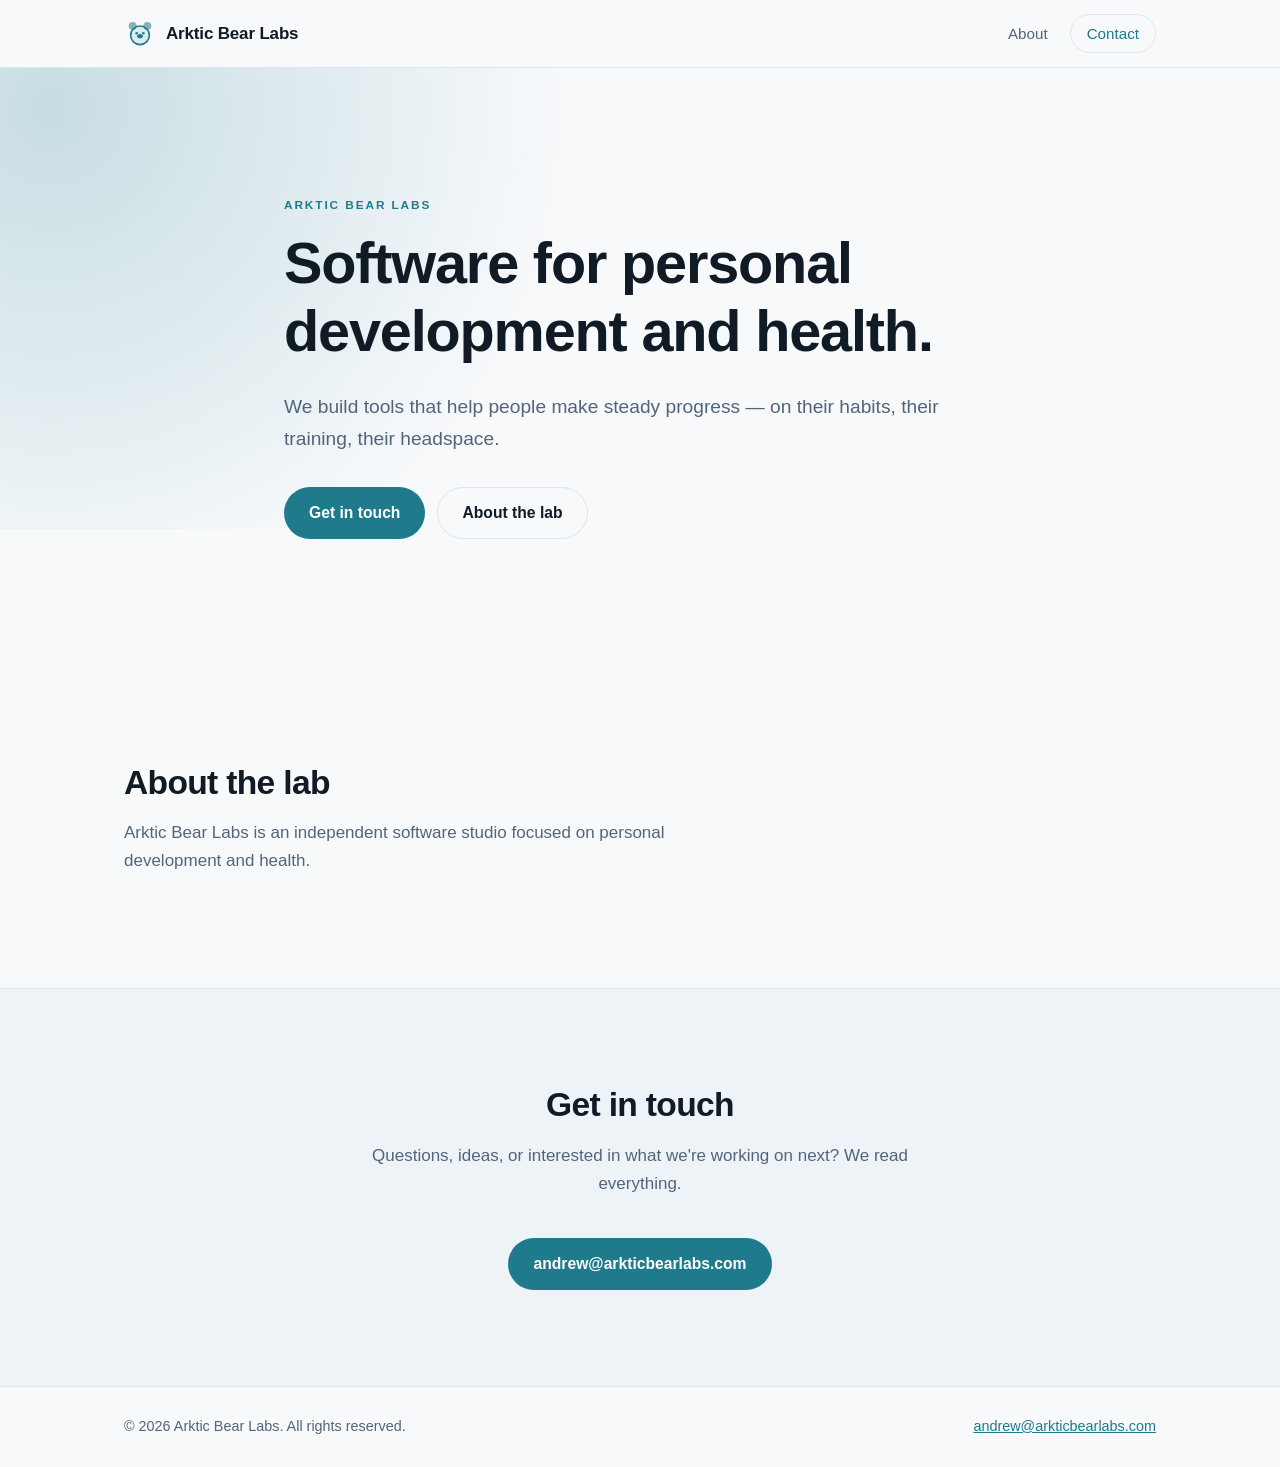
<file: index.html>
<!DOCTYPE html>
<html lang="en">
<head>
  <meta charset="utf-8">
  <meta name="viewport" content="width=device-width, initial-scale=1">
  <title>Arktic Bear Labs — Software for personal development and health</title>
  <meta name="description" content="Arktic Bear Labs builds software for personal development and health — tools that help people build habits, track wellbeing, and make steady progress.">
  <link rel="icon" href="favicon.svg" type="image/svg+xml">
  <link rel="stylesheet" href="styles.css">

  <meta property="og:title" content="Arktic Bear Labs">
  <meta property="og:description" content="Software for personal development and health.">
  <meta property="og:type" content="website">
</head>
<body>
  <a class="skip-link" href="#main">Skip to content</a>

  <header class="site-header">
    <div class="wrap header-inner">
      <a class="brand" href="#top">
        <svg class="brand-mark" viewBox="0 0 48 48" aria-hidden="true" focusable="false">
          <circle cx="24" cy="26" r="14" fill="currentColor" opacity=".12"/>
          <circle cx="13" cy="12" r="6" fill="currentColor" opacity=".55"/>
          <circle cx="35" cy="12" r="6" fill="currentColor" opacity=".55"/>
          <circle cx="24" cy="26" r="14" fill="none" stroke="currentColor" stroke-width="2.5"/>
          <circle cx="19" cy="23" r="1.9" fill="currentColor"/>
          <circle cx="29" cy="23" r="1.9" fill="currentColor"/>
          <path d="M24 30.5c-2.6 0-4.5-1.4-4.5-3.2S21.4 24 24 24s4.5 1.5 4.5 3.3-1.9 3.2-4.5 3.2Z" fill="currentColor"/>
        </svg>
        <span class="brand-name">Arktic&nbsp;Bear&nbsp;Labs</span>
      </a>
      <nav class="site-nav" aria-label="Main">
        <a href="#about">About</a>
        <a class="nav-cta" href="#contact">Contact</a>
      </nav>
    </div>
  </header>

  <main id="main">
    <section class="hero" id="top">
      <div class="wrap hero-inner">
        <p class="eyebrow">Arktic Bear Labs</p>
        <h1>Software for personal development&nbsp;and&nbsp;health.</h1>
        <p class="lede">
          We build tools that help people make steady progress — on their
          habits, their training, their headspace.
        </p>
        <div class="hero-actions">
          <a class="btn btn-primary" href="#contact">Get in touch</a>
          <a class="btn btn-ghost" href="#about">About the lab</a>
        </div>
      </div>
      <div class="hero-glow" aria-hidden="true"></div>
    </section>

    <section class="section" id="about">
      <div class="wrap about">
        <h2 class="section-title">About the lab</h2>
        <p>
          Arktic Bear Labs is an independent software studio focused on personal
          development and health.
        </p>
      </div>
    </section>

    <section class="section section-contact" id="contact">
      <div class="wrap contact-inner">
        <h2 class="section-title">Get in touch</h2>
        <p class="section-lede">
          Questions, ideas, or interested in what we're working on next? We read everything.
        </p>
        <a class="btn btn-primary" href="mailto:andrew@arkticbearlabs.com">andrew@arkticbearlabs.com</a>
      </div>
    </section>
  </main>

  <footer class="site-footer">
    <div class="wrap footer-inner">
      <p>&copy; <span id="year">2026</span> Arktic Bear Labs. All rights reserved.</p>
      <p><a href="mailto:andrew@arkticbearlabs.com">andrew@arkticbearlabs.com</a></p>
    </div>
  </footer>

  <script>
    document.getElementById('year').textContent = new Date().getFullYear();
  </script>
</body>
</html>
</file>
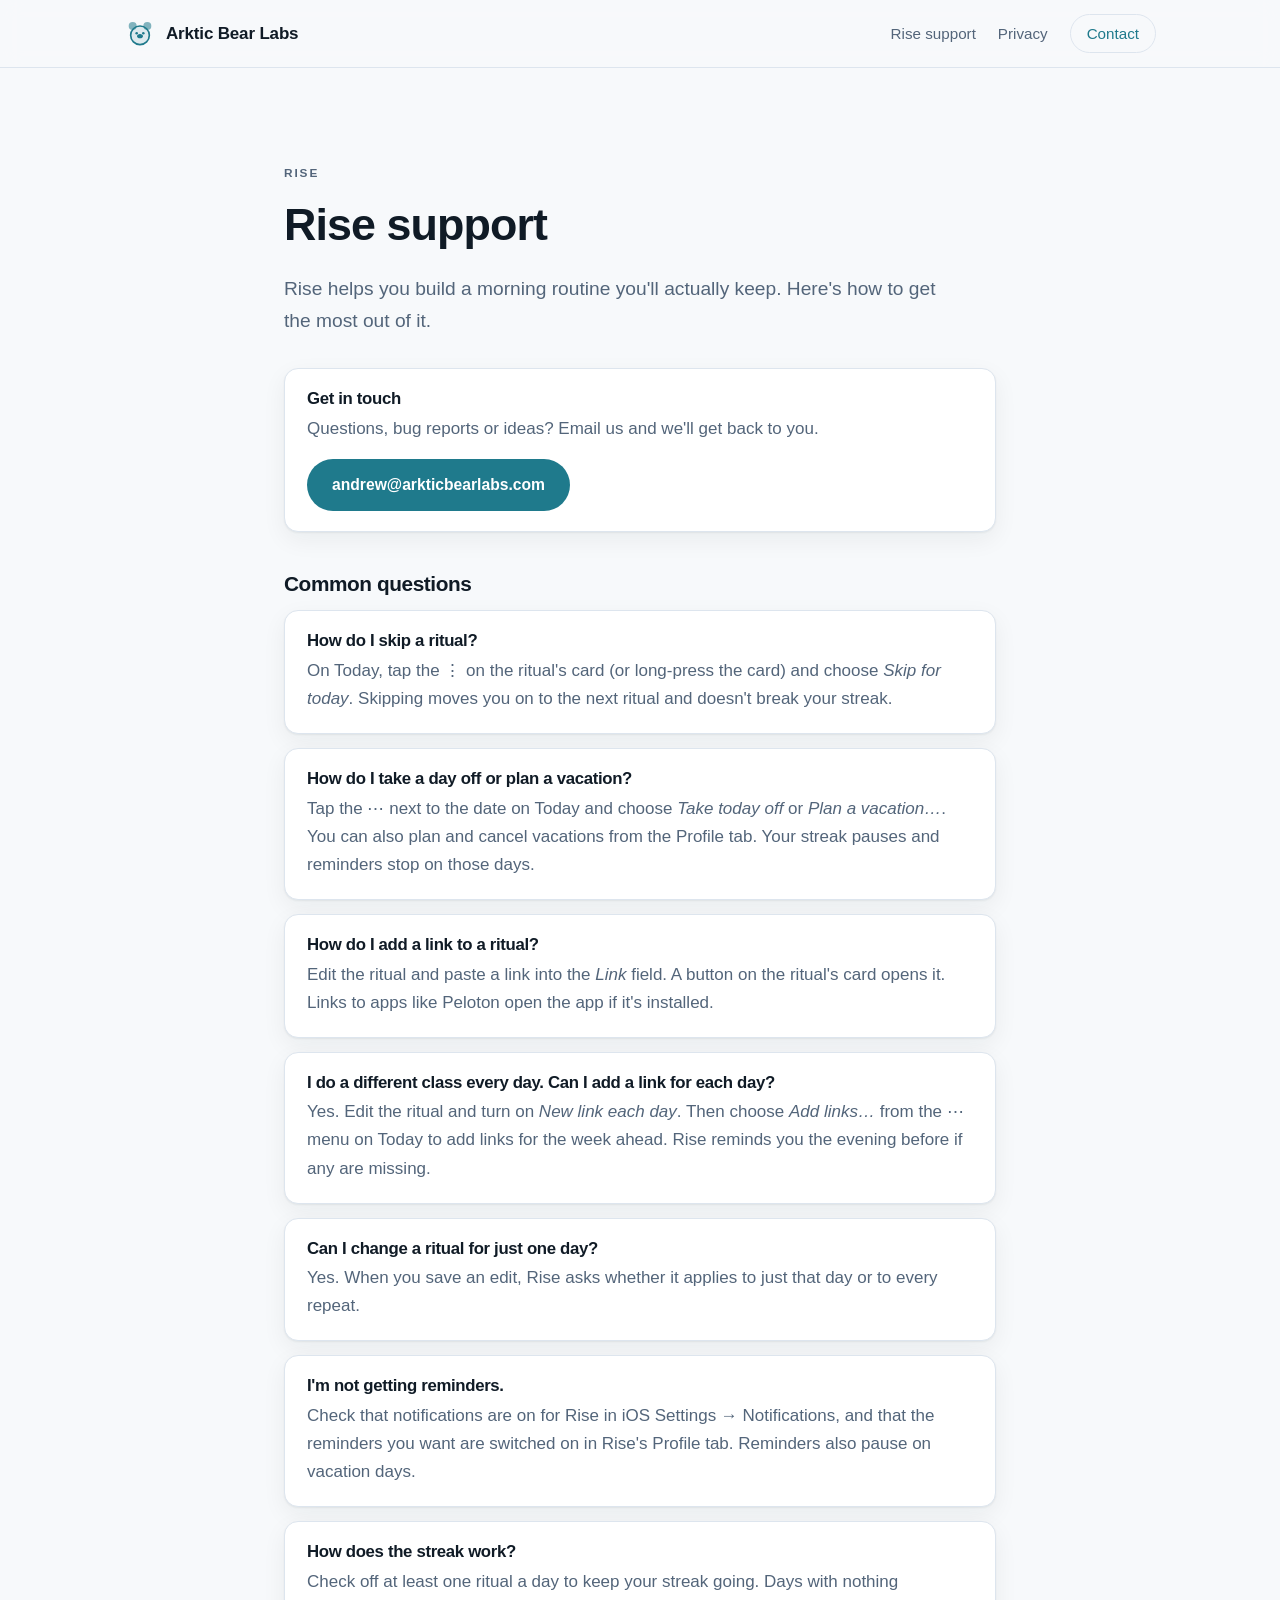
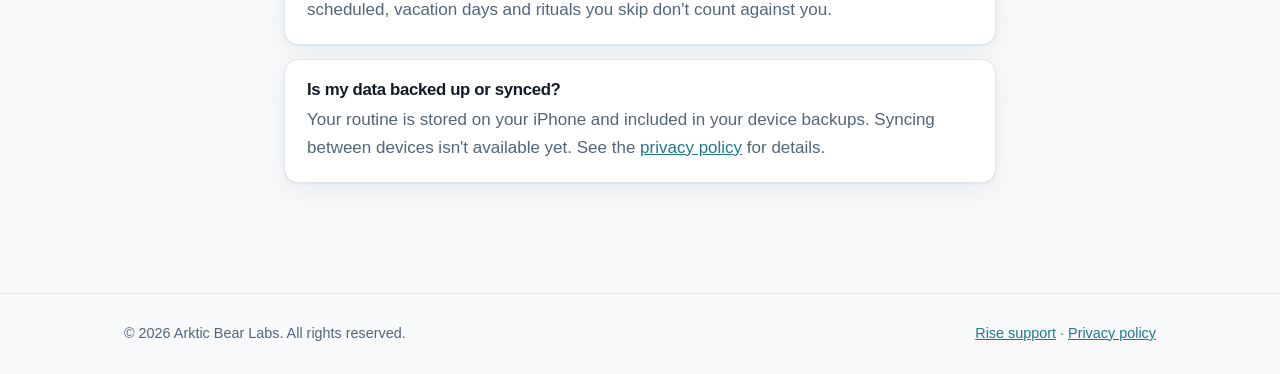
<file: rise/index.html>
<!DOCTYPE html>
<html lang="en">
<head>
  <meta charset="utf-8">
  <meta name="viewport" content="width=device-width, initial-scale=1">
  <title>Rise support — Arktic Bear Labs</title>
  <meta name="description" content="Help and answers for Rise, the morning routine app from Arktic Bear Labs.">
  <link rel="icon" href="../favicon.svg" type="image/svg+xml">
  <link rel="stylesheet" href="../styles.css">
</head>
<body>
  <a class="skip-link" href="#main">Skip to content</a>

  <header class="site-header">
    <div class="wrap header-inner">
      <a class="brand" href="../">
        <svg class="brand-mark" viewBox="0 0 48 48" aria-hidden="true" focusable="false">
          <circle cx="24" cy="26" r="14" fill="currentColor" opacity=".12"/>
          <circle cx="13" cy="12" r="6" fill="currentColor" opacity=".55"/>
          <circle cx="35" cy="12" r="6" fill="currentColor" opacity=".55"/>
          <circle cx="24" cy="26" r="14" fill="none" stroke="currentColor" stroke-width="2.5"/>
          <circle cx="19" cy="23" r="1.9" fill="currentColor"/>
          <circle cx="29" cy="23" r="1.9" fill="currentColor"/>
          <path d="M24 30.5c-2.6 0-4.5-1.4-4.5-3.2S21.4 24 24 24s4.5 1.5 4.5 3.3-1.9 3.2-4.5 3.2Z" fill="currentColor"/>
        </svg>
        <span class="brand-name">Arktic&nbsp;Bear&nbsp;Labs</span>
      </a>
      <nav class="site-nav" aria-label="Rise">
        <a href="./">Rise support</a>
        <a href="privacy.html">Privacy</a>
        <a class="nav-cta" href="mailto:andrew@arkticbearlabs.com">Contact</a>
      </nav>
    </div>
  </header>

  <main id="main" class="section">
    <div class="wrap doc">
      <p class="eyebrow">Rise</p>
      <h1>Rise support</h1>
      <p class="lede">Rise helps you build a morning routine you'll actually keep. Here's how to get the most out of it.</p>

      <div class="doc-card doc-contact">
        <h2>Get in touch</h2>
        <p>Questions, bug reports or ideas? Email us and we'll get back to you.</p>
        <a class="btn btn-primary" href="mailto:andrew@arkticbearlabs.com?subject=Rise%20support">andrew@arkticbearlabs.com</a>
      </div>

      <h2 class="doc-heading">Common questions</h2>

      <div class="doc-card">
        <h3>How do I skip a ritual?</h3>
        <p>On Today, tap the ⋮ on the ritual's card (or long-press the card) and choose <em>Skip for today</em>.
           Skipping moves you on to the next ritual and doesn't break your streak.</p>
      </div>

      <div class="doc-card">
        <h3>How do I take a day off or plan a vacation?</h3>
        <p>Tap the ⋯ next to the date on Today and choose <em>Take today off</em> or <em>Plan a vacation…</em>.
           You can also plan and cancel vacations from the Profile tab. Your streak pauses and reminders stop on those days.</p>
      </div>

      <div class="doc-card">
        <h3>How do I add a link to a ritual?</h3>
        <p>Edit the ritual and paste a link into the <em>Link</em> field. A button on the ritual's card opens it.
           Links to apps like Peloton open the app if it's installed.</p>
      </div>

      <div class="doc-card">
        <h3>I do a different class every day. Can I add a link for each day?</h3>
        <p>Yes. Edit the ritual and turn on <em>New link each day</em>. Then choose <em>Add links…</em> from the ⋯ menu
           on Today to add links for the week ahead. Rise reminds you the evening before if any are missing.</p>
      </div>

      <div class="doc-card">
        <h3>Can I change a ritual for just one day?</h3>
        <p>Yes. When you save an edit, Rise asks whether it applies to just that day or to every repeat.</p>
      </div>

      <div class="doc-card">
        <h3>I'm not getting reminders.</h3>
        <p>Check that notifications are on for Rise in iOS Settings → Notifications, and that the reminders you want are
           switched on in Rise's Profile tab. Reminders also pause on vacation days.</p>
      </div>

      <div class="doc-card">
        <h3>How does the streak work?</h3>
        <p>Check off at least one ritual a day to keep your streak going. Days with nothing scheduled, vacation days
           and rituals you skip don't count against you.</p>
      </div>

      <div class="doc-card">
        <h3>Is my data backed up or synced?</h3>
        <p>Your routine is stored on your iPhone and included in your device backups. Syncing between devices
           isn't available yet. See the <a href="privacy.html">privacy policy</a> for details.</p>
      </div>
    </div>
  </main>

  <footer class="site-footer">
    <div class="wrap footer-inner">
      <p>&copy; 2026 Arktic Bear Labs. All rights reserved.</p>
      <p><a href="./">Rise support</a> · <a href="privacy.html">Privacy policy</a></p>
    </div>
  </footer>
</body>
</html>
</file>
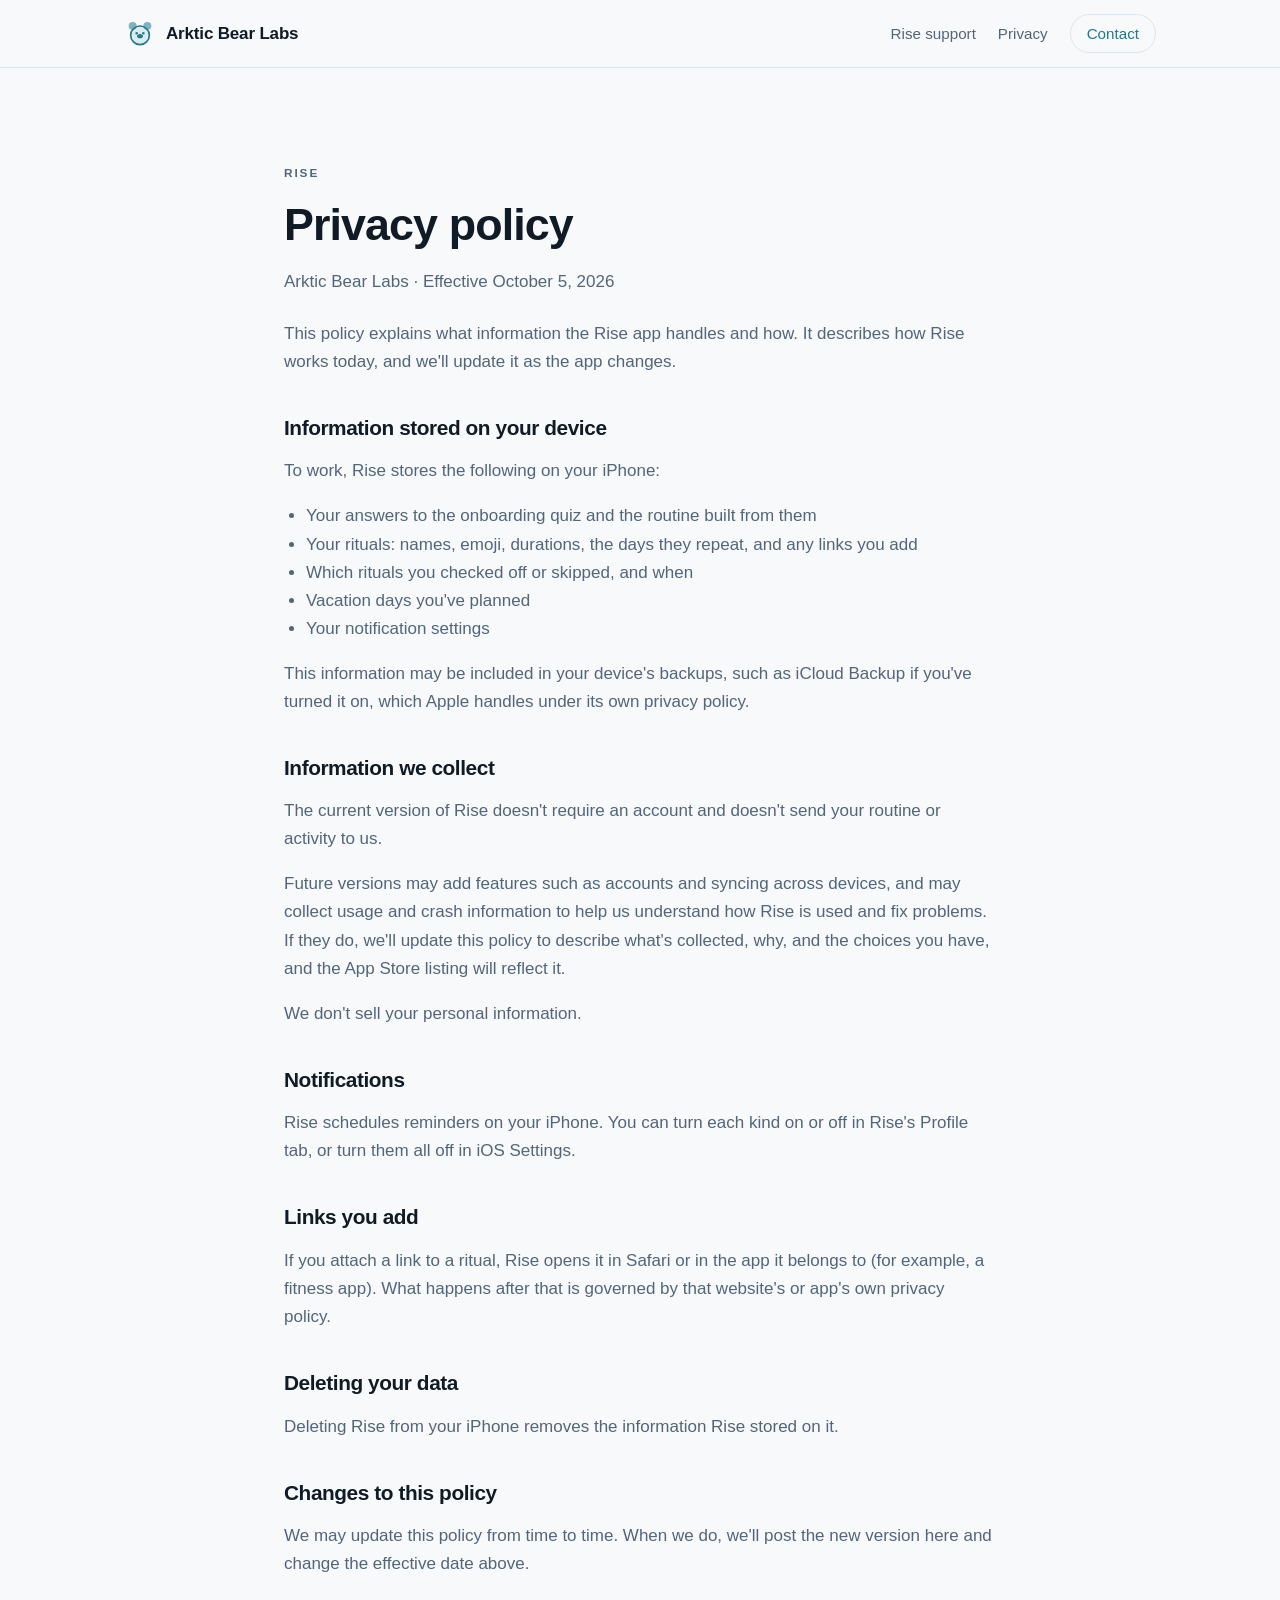
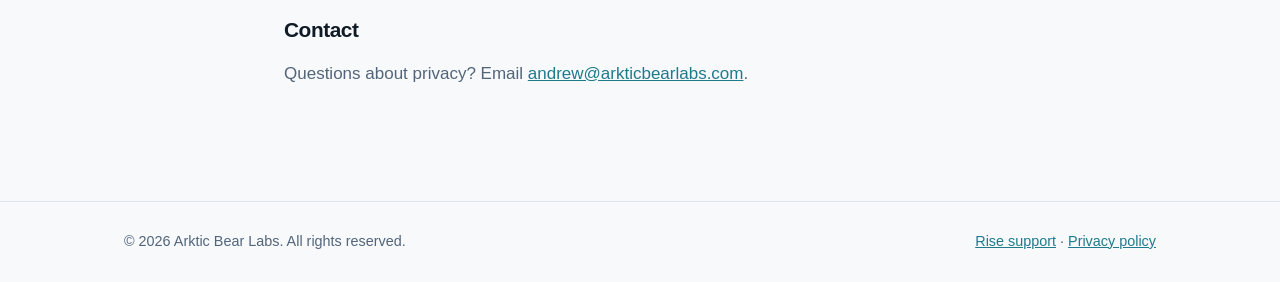
<file: rise/privacy.html>
<!DOCTYPE html>
<html lang="en">
<head>
  <meta charset="utf-8">
  <meta name="viewport" content="width=device-width, initial-scale=1">
  <title>Rise privacy policy — Arktic Bear Labs</title>
  <meta name="description" content="How the Rise app from Arktic Bear Labs handles your information.">
  <link rel="icon" href="../favicon.svg" type="image/svg+xml">
  <link rel="stylesheet" href="../styles.css">
</head>
<body>
  <a class="skip-link" href="#main">Skip to content</a>

  <header class="site-header">
    <div class="wrap header-inner">
      <a class="brand" href="../">
        <svg class="brand-mark" viewBox="0 0 48 48" aria-hidden="true" focusable="false">
          <circle cx="24" cy="26" r="14" fill="currentColor" opacity=".12"/>
          <circle cx="13" cy="12" r="6" fill="currentColor" opacity=".55"/>
          <circle cx="35" cy="12" r="6" fill="currentColor" opacity=".55"/>
          <circle cx="24" cy="26" r="14" fill="none" stroke="currentColor" stroke-width="2.5"/>
          <circle cx="19" cy="23" r="1.9" fill="currentColor"/>
          <circle cx="29" cy="23" r="1.9" fill="currentColor"/>
          <path d="M24 30.5c-2.6 0-4.5-1.4-4.5-3.2S21.4 24 24 24s4.5 1.5 4.5 3.3-1.9 3.2-4.5 3.2Z" fill="currentColor"/>
        </svg>
        <span class="brand-name">Arktic&nbsp;Bear&nbsp;Labs</span>
      </a>
      <nav class="site-nav" aria-label="Rise">
        <a href="./">Rise support</a>
        <a href="privacy.html">Privacy</a>
        <a class="nav-cta" href="mailto:andrew@arkticbearlabs.com">Contact</a>
      </nav>
    </div>
  </header>

  <main id="main" class="section">
    <div class="wrap doc">
      <p class="eyebrow">Rise</p>
      <h1>Privacy policy</h1>
      <p class="doc-meta">Arktic Bear Labs · Effective October 5, 2026</p>

      <p>This policy explains what information the Rise app handles and how. It describes how Rise works
         today, and we'll update it as the app changes.</p>

      <h2 class="doc-heading">Information stored on your device</h2>
      <p>To work, Rise stores the following on your iPhone:</p>
      <ul>
        <li>Your answers to the onboarding quiz and the routine built from them</li>
        <li>Your rituals: names, emoji, durations, the days they repeat, and any links you add</li>
        <li>Which rituals you checked off or skipped, and when</li>
        <li>Vacation days you've planned</li>
        <li>Your notification settings</li>
      </ul>
      <p>This information may be included in your device's backups, such as iCloud Backup if you've turned it on,
         which Apple handles under its own privacy policy.</p>

      <h2 class="doc-heading">Information we collect</h2>
      <p>The current version of Rise doesn't require an account and doesn't send your routine or activity to us.</p>
      <p>Future versions may add features such as accounts and syncing across devices, and may collect usage and
         crash information to help us understand how Rise is used and fix problems. If they do, we'll update this
         policy to describe what's collected, why, and the choices you have, and the App Store listing will
         reflect it.</p>
      <p>We don't sell your personal information.</p>

      <h2 class="doc-heading">Notifications</h2>
      <p>Rise schedules reminders on your iPhone. You can turn each kind on or off in Rise's Profile tab,
         or turn them all off in iOS Settings.</p>

      <h2 class="doc-heading">Links you add</h2>
      <p>If you attach a link to a ritual, Rise opens it in Safari or in the app it belongs to (for example,
         a fitness app). What happens after that is governed by that website's or app's own privacy policy.</p>

      <h2 class="doc-heading">Deleting your data</h2>
      <p>Deleting Rise from your iPhone removes the information Rise stored on it.</p>

      <h2 class="doc-heading">Changes to this policy</h2>
      <p>We may update this policy from time to time. When we do, we'll post the new version here and change the
         effective date above.</p>

      <h2 class="doc-heading">Contact</h2>
      <p>Questions about privacy? Email <a href="mailto:andrew@arkticbearlabs.com?subject=Rise%20privacy">andrew@arkticbearlabs.com</a>.</p>
    </div>
  </main>

  <footer class="site-footer">
    <div class="wrap footer-inner">
      <p>&copy; 2026 Arktic Bear Labs. All rights reserved.</p>
      <p><a href="./">Rise support</a> · <a href="privacy.html">Privacy policy</a></p>
    </div>
  </footer>
</body>
</html>
</file>
<file: styles.css>
/* Arktic Bear Labs — landing page styles */

:root {
  --bg:            #f7f9fb;
  --bg-alt:        #eef3f8;
  --surface:       #ffffff;
  --border:        #dde5ee;
  --text:          #101b26;
  --text-muted:    #53657a;
  --accent:        #1f7a8c;
  --accent-strong: #145d6c;
  --accent-soft:   #d8ecf1;
  --on-accent:     #ffffff;
  --shadow:        0 1px 2px rgba(16, 27, 38, .06), 0 8px 24px rgba(16, 27, 38, .06);
  --radius:        14px;
  --wrap:          1080px;
}

@media (prefers-color-scheme: dark) {
  :root {
    --bg:            #0b1219;
    --bg-alt:        #0f1822;
    --surface:       #131e29;
    --border:        #223241;
    --text:          #e8eef5;
    --text-muted:    #9aacbe;
    --accent:        #5fc6da;
    --accent-strong: #8fdcea;
    --accent-soft:   #16303a;
    --on-accent:     #06141a;
    --shadow:        0 1px 2px rgba(0, 0, 0, .4), 0 12px 32px rgba(0, 0, 0, .35);
  }
}

*, *::before, *::after { box-sizing: border-box; }

html { scroll-behavior: smooth; }

body {
  margin: 0;
  background: var(--bg);
  color: var(--text);
  font-family: -apple-system, BlinkMacSystemFont, "Segoe UI", Inter, Roboto,
               Helvetica, Arial, sans-serif;
  font-size: 17px;
  line-height: 1.65;
  -webkit-font-smoothing: antialiased;
}

img, svg { max-width: 100%; }

a { color: var(--accent); }

h1, h2, h3 {
  line-height: 1.18;
  letter-spacing: -0.02em;
  margin: 0 0 .5em;
}

:focus-visible {
  outline: 2px solid var(--accent);
  outline-offset: 3px;
  border-radius: 4px;
}

.wrap {
  width: 100%;
  max-width: var(--wrap);
  margin-inline: auto;
  padding-inline: 24px;
}

.skip-link {
  position: absolute;
  left: -9999px;
  top: 0;
  background: var(--surface);
  color: var(--text);
  padding: 10px 16px;
  z-index: 10;
}
.skip-link:focus { left: 12px; top: 12px; }

/* ---------- header ---------- */

.site-header {
  position: sticky;
  top: 0;
  z-index: 5;
  background: color-mix(in srgb, var(--bg) 88%, transparent);
  backdrop-filter: blur(10px);
  border-bottom: 1px solid var(--border);
}

.header-inner {
  display: flex;
  flex-wrap: wrap;
  align-items: center;
  justify-content: space-between;
  gap: 12px 24px;
  padding-block: 14px;
}

.brand {
  display: inline-flex;
  align-items: center;
  gap: 10px;
  color: var(--text);
  text-decoration: none;
  font-weight: 650;
  letter-spacing: -0.01em;
}

.brand-mark { width: 32px; height: 32px; color: var(--accent); flex: none; }

.site-nav {
  display: flex;
  flex-wrap: wrap;
  align-items: center;
  gap: 8px 22px;
  font-size: .95rem;
}

.site-nav a {
  color: var(--text-muted);
  text-decoration: none;
}
.site-nav a:hover { color: var(--text); }

.nav-cta {
  color: var(--accent) !important;
  border: 1px solid var(--border);
  border-radius: 999px;
  padding: 6px 16px;
}
.nav-cta:hover { border-color: var(--accent); }

/* ---------- hero ---------- */

.hero {
  position: relative;
  overflow: hidden;
  padding-block: clamp(64px, 12vw, 128px);
}

.hero-inner { position: relative; z-index: 1; max-width: 760px; }

.hero-glow {
  position: absolute;
  inset: -40% 40% auto -20%;
  height: 700px;
  background: radial-gradient(circle at 30% 40%,
              color-mix(in srgb, var(--accent) 22%, transparent), transparent 62%);
  pointer-events: none;
}

.eyebrow {
  margin: 0 0 14px;
  text-transform: uppercase;
  letter-spacing: .16em;
  font-size: .74rem;
  font-weight: 650;
  color: var(--accent);
}

.hero h1 {
  font-size: clamp(2.2rem, 6vw, 3.6rem);
  font-weight: 700;
  margin-bottom: .45em;
}

.lede {
  font-size: clamp(1.05rem, 2.2vw, 1.2rem);
  color: var(--text-muted);
  max-width: 62ch;
  margin: 0 0 32px;
}

.hero-actions { display: flex; flex-wrap: wrap; gap: 12px; }

.btn {
  display: inline-block;
  padding: 12px 24px;
  border-radius: 999px;
  font-weight: 600;
  font-size: .98rem;
  text-decoration: none;
  border: 1px solid transparent;
  transition: transform .12s ease, background-color .12s ease, border-color .12s ease;
}
.btn:hover { transform: translateY(-1px); }

.btn-primary { background: var(--accent); color: var(--on-accent); }
.btn-primary:hover { background: var(--accent-strong); }

.btn-ghost { border-color: var(--border); color: var(--text); }
.btn-ghost:hover { border-color: var(--accent); color: var(--accent); }

/* ---------- sections ---------- */

.section { padding-block: clamp(56px, 9vw, 96px); }

.section-title {
  font-size: clamp(1.6rem, 3.4vw, 2.1rem);
  font-weight: 680;
}

.section-lede {
  color: var(--text-muted);
  max-width: 58ch;
  margin: 0 0 40px;
}

/* about */

.about p { color: var(--text-muted); max-width: 60ch; }

/* contact */

.section-contact {
  background: var(--bg-alt);
  border-top: 1px solid var(--border);
  text-align: center;
}
.contact-inner .section-lede { margin-inline: auto; }

/* ---------- app pages (support, privacy) ---------- */

.doc { max-width: 760px; }

.doc h1 { font-size: clamp(2rem, 5vw, 2.8rem); font-weight: 700; }

.doc-meta { color: var(--text-muted); margin: -0.3em 0 24px; }

.doc-heading { font-size: 1.3rem; font-weight: 650; margin-top: 40px; }

.doc p, .doc li { color: var(--text-muted); }
.doc strong { color: var(--text); }
.doc ul { padding-left: 22px; }

.doc-card {
  background: var(--surface);
  border: 1px solid var(--border);
  border-radius: var(--radius);
  box-shadow: var(--shadow);
  padding: 20px 22px;
  margin: 14px 0;
}
.doc-card h2, .doc-card h3 { color: var(--text); font-size: 1.05rem; margin-bottom: .35em; }
.doc-card p { margin: 0; }

.doc-contact { margin-top: 28px; }
.doc-contact p { margin-bottom: 16px; }

/* ---------- footer ---------- */

.site-footer {
  border-top: 1px solid var(--border);
  font-size: .9rem;
  color: var(--text-muted);
}

.footer-inner {
  display: flex;
  flex-wrap: wrap;
  justify-content: space-between;
  gap: 8px 24px;
  padding-block: 28px;
}
.footer-inner p { margin: 0; }

@media (prefers-reduced-motion: reduce) {
  html { scroll-behavior: auto; }
  .btn:hover { transform: none; }
}
</file>
